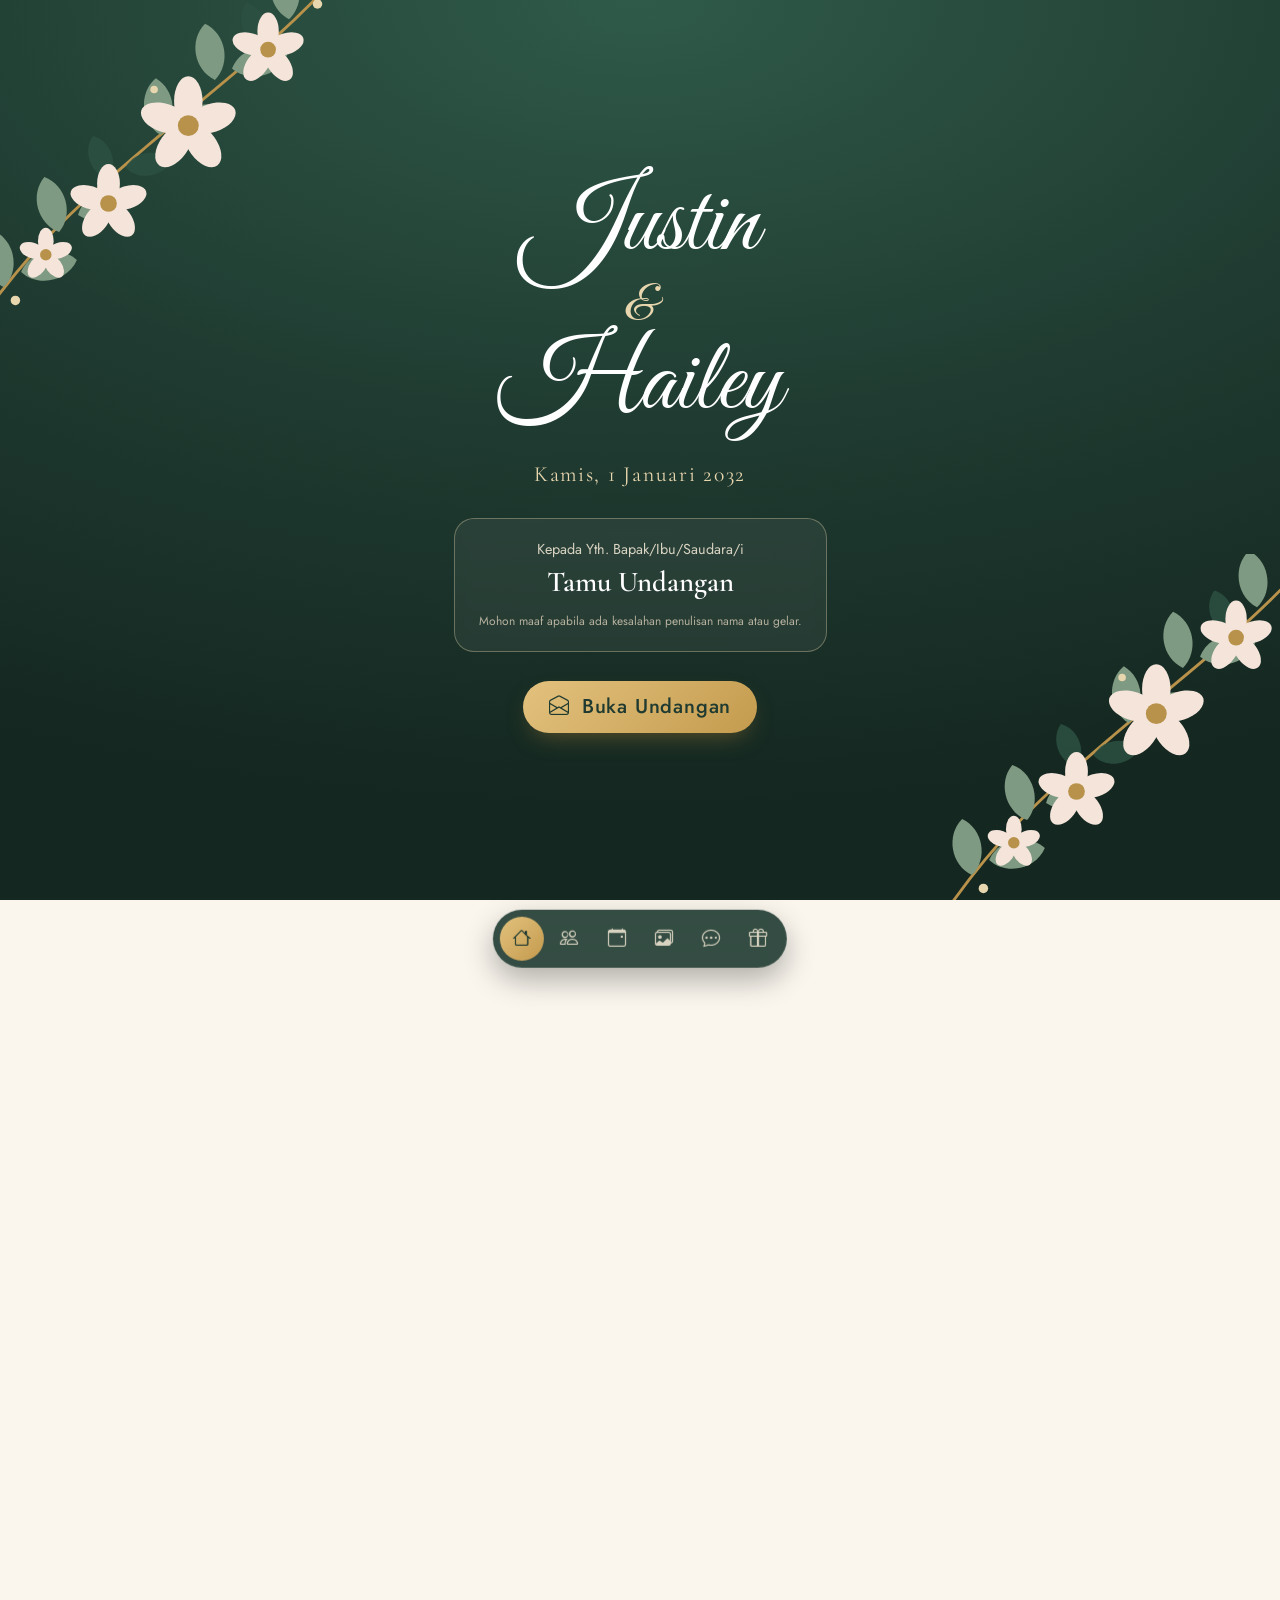
<file: index.html>
<!DOCTYPE html>
<html lang="id">
<head>
  <meta charset="utf-8">
  <meta name="viewport" content="width=device-width, initial-scale=1, viewport-fit=cover">
  <title>The Wedding of Justin &amp; Hailey</title>
  <meta name="description" content="Undangan pernikahan digital Justin &amp; Hailey — Kamis, 1 Januari 2032, Surabaya.">
  <meta name="theme-color" content="#1f3a30">
  <meta property="og:type" content="website">
  <meta property="og:title" content="The Wedding of Justin &amp; Hailey">
  <meta property="og:description" content="Kami mengundang Anda di hari bahagia kami — Kamis, 1 Januari 2032.">
  <link rel="icon" href="assets/favicon.svg" type="image/svg+xml">

  <link rel="preconnect" href="https://fonts.googleapis.com">
  <link rel="preconnect" href="https://fonts.gstatic.com" crossorigin>
  <link href="https://fonts.googleapis.com/css2?family=Cormorant+Garamond:ital,wght@0,500;0,600;1,400;1,500&family=Great+Vibes&family=Jost:wght@300;400;500;600&display=swap" rel="stylesheet">
  <link href="https://cdn.jsdelivr.net/npm/bootstrap@5.3.3/dist/css/bootstrap.min.css" rel="stylesheet">
  <link href="https://cdn.jsdelivr.net/npm/bootstrap-icons@1.11.3/font/bootstrap-icons.min.css" rel="stylesheet">
  <link href="css/style.css" rel="stylesheet">
</head>
<body class="locked">

  <div id="toastBox" class="toast-container position-fixed top-0 start-50 translate-middle-x p-3"></div>

  <section id="cover" class="cover" aria-label="Sampul undangan">
    <img class="cover-floral cover-floral--tl" src="assets/img/floral.svg" alt="" aria-hidden="true">
    <img class="cover-floral cover-floral--br" src="assets/img/floral.svg" alt="" aria-hidden="true">

    <div class="cover-inner">
      <h1 class="names-script">
        <span data-bind="groom.nickname">Justin</span>
        <span class="amp">&amp;</span>
        <span data-bind="bride.nickname">Hailey</span>
      </h1>
      <p class="cover-date" data-bind="dateLong">Kamis, 1 Januari 2032</p>

      <div class="guest-box">
        <p class="mb-1">Kepada Yth. Bapak/Ibu/Saudara/i</p>
        <h2 id="guestName">Tamu Undangan</h2>
        <small>Mohon maaf apabila ada kesalahan penulisan nama atau gelar.</small>
      </div>

      <button id="openBtn" type="button" class="btn btn-gold btn-lg">
        <i class="bi bi-envelope-open"></i> Buka Undangan
      </button>
    </div>
  </section>

  <nav class="dock" aria-label="Navigasi undangan">
    <a href="#hero" aria-label="Beranda"><i class="bi bi-house"></i></a>
    <a href="#couple" aria-label="Mempelai"><i class="bi bi-people"></i></a>
    <a href="#event" aria-label="Acara"><i class="bi bi-calendar-event"></i></a>
    <a href="#gallery" aria-label="Galeri"><i class="bi bi-images"></i></a>
    <a href="#rsvp" aria-label="RSVP dan ucapan"><i class="bi bi-chat-dots"></i></a>
    <a href="#gift" aria-label="Hadiah"><i class="bi bi-gift"></i></a>
  </nav>

  <main>
    <header id="hero" class="hero">
      <img class="hero-floral hero-floral--tl" src="assets/img/floral.svg" alt="" aria-hidden="true">
      <img class="hero-floral hero-floral--br" src="assets/img/floral.svg" alt="" aria-hidden="true">

      <div class="hero-arch reveal reveal-zoom">
        <h2 class="names-script">
          <span data-bind="groom.nickname">Justin</span>
          <span class="amp">&amp;</span>
          <span data-bind="bride.nickname">Hailey</span>
        </h2>
        <p class="hero-date" data-bind="dateLong">Kamis, 1 Januari 2032</p>
      </div>

      <a href="#salam" class="scroll-cue" aria-label="Gulir ke bawah"><i class="bi bi-chevron-down"></i></a>
    </header>

    <section id="salam" class="section section--paper">
      <div class="container narrow text-center">
        <header class="section-head reveal">
          <p class="script-sub">Bismillahirrahmanirrahim</p>
          <h2>Assalamu'alaikum Wr. Wb.</h2>
          <div class="ornament" aria-hidden="true"><span></span><i class="bi bi-heart-fill"></i><span></span></div>
        </header>
        <p class="lead-text reveal">
          Tanpa mengurangi rasa hormat, kami mengundang Bapak/Ibu/Saudara/i untuk menghadiri
          pernikahan kami. Merupakan kehormatan dan kebahagiaan bagi kami apabila berkenan
          hadir dan memberikan doa restu.
        </p>
        <blockquote class="quote reveal">
          <p>
            “Dan di antara tanda-tanda (kebesaran)-Nya ialah Dia menciptakan pasangan-pasangan
            untukmu dari jenismu sendiri, agar kamu cenderung dan merasa tenteram kepadanya, dan
            Dia menjadikan di antaramu rasa kasih dan sayang.”
          </p>
          <cite>QS. Ar-Rum : 21</cite>
        </blockquote>
      </div>
    </section>

    <section id="couple" class="section section--cream">
      <div class="container">
        <header class="section-head text-center reveal">
          <p class="script-sub">Dua Hati, Satu Tujuan</p>
          <h2>Mempelai</h2>
          <div class="ornament" aria-hidden="true"><span></span><i class="bi bi-heart-fill"></i><span></span></div>
        </header>

        <div class="row g-5 align-items-center justify-content-center">
          <div class="col-md-5 text-center reveal reveal-left">
            <div class="avatar-ring"><img data-bind-src="groom.avatar" src="assets/img/justin.jpeg" alt="Foto mempelai pria"></div>
            <h3 class="person-name" data-bind="groom.nickname">Justin</h3>
            <p class="person-full" data-bind="groom.fullName">Justin Arthur Maverick</p>
            <p class="person-parents" data-bind="groom.parents"></p>
          </div>

          <div class="col-md-2 text-center d-none d-md-block reveal reveal-zoom">
            <span class="couple-amp" aria-hidden="true">&amp;</span>
          </div>

          <div class="col-md-5 text-center reveal reveal-right">
            <div class="avatar-ring"><img data-bind-src="bride.avatar" src="assets/img/hailey.jpeg" alt="Foto mempelai wanita"></div>
            <h3 class="person-name" data-bind="bride.nickname">Hailey</h3>
            <p class="person-full" data-bind="bride.fullName">Hailey Shopia Victoria</p>
            <p class="person-parents" data-bind="bride.parents"></p>
          </div>
        </div>
      </div>
    </section>

    <section id="countdown" class="section section--dark">
      <div class="container text-center">
        <header class="section-head reveal">
          <p class="script-sub">Menuju Hari Bahagia</p>
          <h2>Hitung Mundur</h2>
        </header>
        <div class="countdown reveal" role="timer" aria-live="off">
          <div class="count-box"><span id="cd-days">00</span><small>Hari</small></div>
          <div class="count-box"><span id="cd-hours">00</span><small>Jam</small></div>
          <div class="count-box"><span id="cd-minutes">00</span><small>Menit</small></div>
          <div class="count-box"><span id="cd-seconds">00</span><small>Detik</small></div>
        </div>
        <p id="countdownDone" class="countdown-done" hidden>Hari bahagia telah tiba — terima kasih atas doa Anda!</p>
      </div>
    </section>

    <section id="story" class="section section--cream">
      <div class="container narrow">
        <header class="section-head text-center reveal">
          <p class="script-sub">Perjalanan Kami</p>
          <h2>Kisah Cinta</h2>
          <div class="ornament" aria-hidden="true"><span></span><i class="bi bi-heart-fill"></i><span></span></div>
        </header>
        <ol id="storyList" class="timeline"></ol>
      </div>
    </section>

    <section id="event" class="section section--paper">
      <div class="container">
        <header class="section-head text-center reveal">
          <p class="script-sub">Save the Date</p>
          <h2>Rangkaian Acara</h2>
          <div class="ornament" aria-hidden="true"><span></span><i class="bi bi-heart-fill"></i><span></span></div>
        </header>

        <div id="eventList" class="row g-4 justify-content-center"></div>

        <div class="map-wrap reveal">
          <iframe id="mapFrame" title="Peta lokasi acara" loading="lazy"
                  referrerpolicy="no-referrer-when-downgrade" allowfullscreen></iframe>
        </div>
      </div>
    </section>

    <section id="gallery" class="section section--cream">
      <div class="container">
        <header class="section-head text-center reveal">
          <p class="script-sub">Potret Kebahagiaan</p>
          <h2>Galeri</h2>
          <div class="ornament" aria-hidden="true"><span></span><i class="bi bi-heart-fill"></i><span></span></div>
        </header>
        <div id="galleryGrid" class="gallery-grid"></div>
      </div>
    </section>

    <section id="rsvp" class="section section--sage">
      <div class="container narrow">
        <header class="section-head text-center reveal">
          <p class="script-sub">Konfirmasi &amp; Doa</p>
          <h2>RSVP &amp; Ucapan</h2>
          <div class="ornament" aria-hidden="true"><span></span><i class="bi bi-heart-fill"></i><span></span></div>
        </header>

        <form id="rsvpForm" class="rsvp-card reveal needs-validation" novalidate>
          <div class="mb-3">
            <label for="guestNameInput" class="form-label">Nama</label>
            <input id="guestNameInput" name="guestName" type="text" class="form-control"
                   maxlength="50" required autocomplete="name" placeholder="Nama lengkap Anda">
            <div class="invalid-feedback">Mohon isi nama Anda.</div>
          </div>

          <div class="mb-3">
            <span class="form-label d-block">Konfirmasi Kehadiran</span>
            <div class="attend-group">
              <input type="radio" class="btn-check" name="attendance" id="att-yes" value="hadir" checked>
              <label class="btn btn-attend" for="att-yes"><i class="bi bi-emoji-smile"></i> Hadir</label>
              <input type="radio" class="btn-check" name="attendance" id="att-no" value="tidak">
              <label class="btn btn-attend" for="att-no"><i class="bi bi-emoji-frown"></i> Berhalangan Hadir</label>
              <input type="radio" class="btn-check" name="attendance" id="att-maybe" value="ragu">
              <label class="btn btn-attend" for="att-maybe"><i class="bi bi-emoji-neutral"></i> Belum Pasti</label>
            </div>
          </div>

          <div class="mb-3">
            <label for="guestsSelect" class="form-label">Jumlah Tamu</label>
            <select id="guestsSelect" name="guests" class="form-select">
              <option value="1">1 orang</option>
              <option value="2">2 orang</option>
              <option value="3">3 orang</option>
              <option value="4">4 orang</option>
              <option value="5">5 orang</option>
            </select>
          </div>

          <div class="mb-3">
            <label for="messageInput" class="form-label d-flex justify-content-between">
              <span>Ucapan &amp; Doa</span><small id="msgCount" class="text-muted">0/300</small>
            </label>
            <textarea id="messageInput" name="message" class="form-control" rows="4"
                      maxlength="300" required placeholder="Tulis ucapan dan doa untuk kedua mempelai…"></textarea>
            <div class="invalid-feedback">Mohon tulis ucapan Anda.</div>
          </div>

          <div class="d-grid gap-2 d-sm-flex">
            <button type="submit" class="btn btn-gold flex-fill"><i class="bi bi-send"></i> Kirim Ucapan</button>
            <button type="button" id="sendWa" class="btn btn-outline-gold flex-fill">
              <i class="bi bi-whatsapp"></i> Konfirmasi via WhatsApp
            </button>
          </div>
        </form>

        <div class="wishes reveal">
          <h3 class="wishes-title"><i class="bi bi-chat-quote"></i> Ucapan Tamu</h3>
          <p id="wishCount" class="wishes-count"></p>
          <div id="wishList" class="wish-list" aria-live="polite"></div>
        </div>
      </div>
    </section>

    <section id="gift" class="section section--cream">
      <div class="container narrow">
        <header class="section-head text-center reveal">
          <p class="script-sub">Tanda Kasih</p>
          <h2>Amplop Digital</h2>
          <div class="ornament" aria-hidden="true"><span></span><i class="bi bi-heart-fill"></i><span></span></div>
        </header>
        <p class="lead-text text-center reveal">
          Doa restu Anda adalah hadiah terbaik bagi kami. Namun jika berkenan memberikan tanda kasih,
          dapat disalurkan melalui rekening berikut.
        </p>

        <div id="giftList" class="row g-4 justify-content-center"></div>

        <div class="address-card reveal">
          <i class="bi bi-house-door-fill" aria-hidden="true"></i>
          <div>
            <h3>Kirim Kado</h3>
            <p class="mb-1"><strong id="giftReceiver"></strong></p>
            <p id="giftAddressText" class="mb-2"></p>
            <button id="copyAddress" type="button" class="btn btn-outline-gold btn-sm" data-copy="">
              <i class="bi bi-clipboard"></i> Salin Alamat
            </button>
          </div>
        </div>
      </div>
    </section>
  </main>

  <footer class="footer">
    <div class="container text-center">
      <p class="eyebrow">Terima Kasih</p>
      <p class="footer-text">
        Merupakan suatu kehormatan dan kebahagiaan bagi kami apabila Bapak/Ibu/Saudara/i berkenan
        hadir dan memberikan doa restu. Wassalamu'alaikum Wr. Wb.
      </p>
      <h2 class="names-script">
        <span data-bind="groom.nickname">Justin</span>
        <span class="amp">&amp;</span>
        <span data-bind="bride.nickname">Hailey</span>
      </h2>
      <p class="credit">
        Dibuat oleh <span data-bind="author"></span><br>
      <span data-bind="course"></span>
      </p>
    </div>
  </footer>

  <div class="modal fade" id="lightbox" tabindex="-1" aria-label="Galeri foto" aria-hidden="true">
    <div class="modal-dialog modal-dialog-centered modal-lg">
      <div class="modal-content lightbox-content">
        <button type="button" class="btn-close btn-close-white lightbox-close" data-bs-dismiss="modal" aria-label="Tutup"></button>
        <div id="lightboxCarousel" class="carousel slide" data-bs-touch="true" data-bs-interval="false">
          <div id="lightboxInner" class="carousel-inner"></div>
          <button class="carousel-control-prev" type="button" data-bs-target="#lightboxCarousel" data-bs-slide="prev">
            <span class="carousel-control-prev-icon" aria-hidden="true"></span>
            <span class="visually-hidden">Sebelumnya</span>
          </button>
          <button class="carousel-control-next" type="button" data-bs-target="#lightboxCarousel" data-bs-slide="next">
            <span class="carousel-control-next-icon" aria-hidden="true"></span>
            <span class="visually-hidden">Berikutnya</span>
          </button>
        </div>
      </div>
    </div>
  </div>

  <script src="https://cdn.jsdelivr.net/npm/bootstrap@5.3.3/dist/js/bootstrap.bundle.min.js"></script>
  <script src="js/config.js"></script>
  <script src="js/main.js"></script>
</body>
</html>
</file>
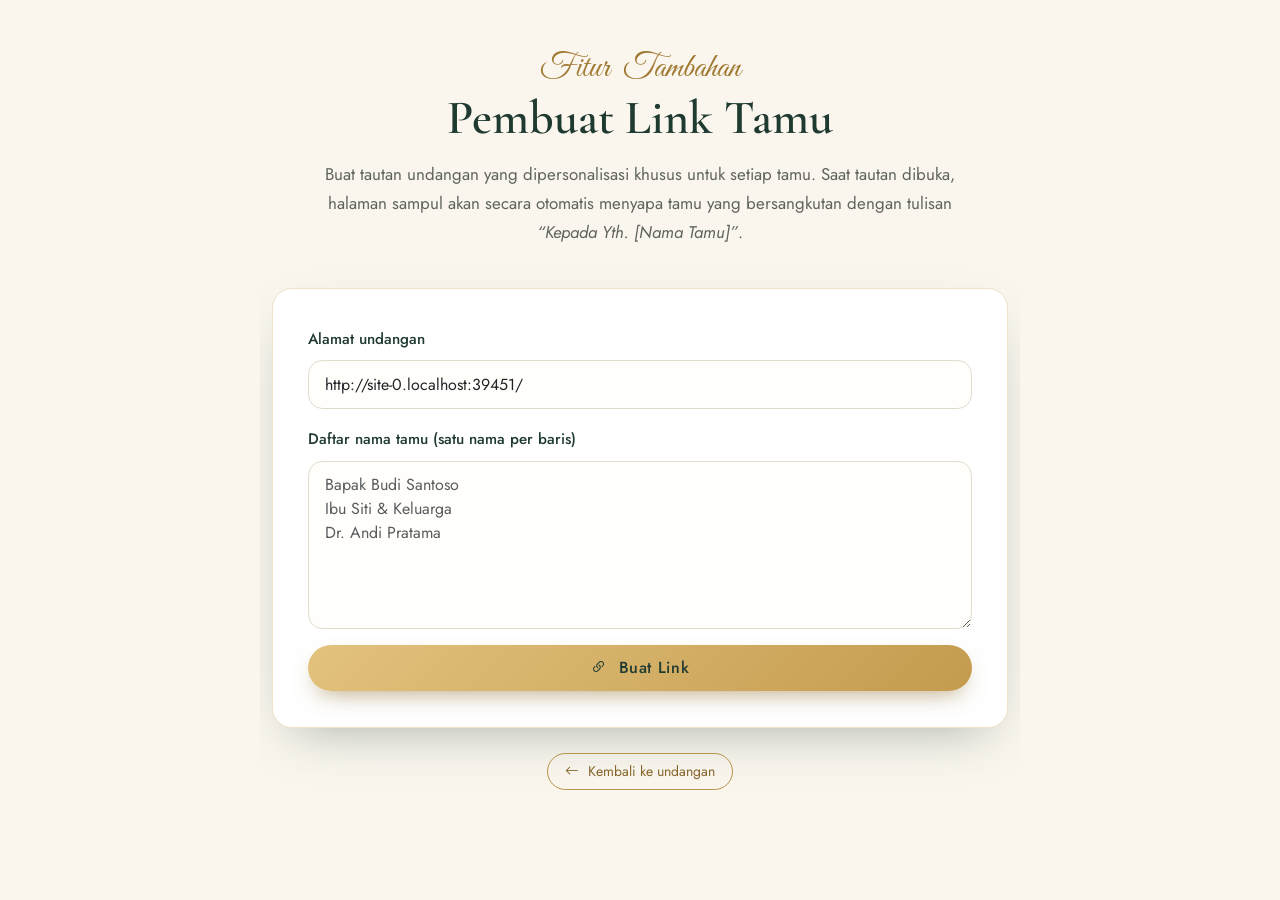
<file: generator.html>
<!DOCTYPE html>
<html lang="id">
<head>
  <meta charset="utf-8">
  <meta name="viewport" content="width=device-width, initial-scale=1">
  <title>Pembuat Link Tamu — Undangan Digital</title>
  <meta name="robots" content="noindex">
  <meta name="theme-color" content="#1f3a30">
  <link rel="icon" href="assets/favicon.svg" type="image/svg+xml">
  <link href="https://fonts.googleapis.com/css2?family=Cormorant+Garamond:wght@500;600&family=Great+Vibes&family=Jost:wght@300;400;500;600&display=swap" rel="stylesheet">
  <link href="https://cdn.jsdelivr.net/npm/bootstrap@5.3.3/dist/css/bootstrap.min.css" rel="stylesheet">
  <link href="https://cdn.jsdelivr.net/npm/bootstrap-icons@1.11.3/font/bootstrap-icons.min.css" rel="stylesheet">
  <link href="css/style.css" rel="stylesheet">
</head>
<body class="generator-page">
  <main class="container narrow py-5">
    <header class="section-head text-center">
      <p class="script-sub">Fitur Tambahan</p>
      <h1 class="gen-title">Pembuat Link Tamu</h1>
      <p class="lead-text">
        Buat tautan undangan yang dipersonalisasi khusus untuk setiap tamu. Saat tautan dibuka, halaman sampul akan secara otomatis menyapa tamu yang bersangkutan dengan tulisan <em>“Kepada Yth. [Nama Tamu]”</em>.
      </p>
    </header>

    <div class="rsvp-card">
      <div class="mb-3">
        <label for="baseUrl" class="form-label">Alamat undangan</label>
        <input id="baseUrl" type="url" class="form-control" placeholder="https://undangan-anda.vercel.app/">
      </div>
      <div class="mb-3">
        <label for="names" class="form-label">Daftar nama tamu (satu nama per baris)</label>
        <textarea id="names" class="form-control" rows="6"
                  placeholder="Bapak Budi Santoso&#10;Ibu Siti &amp; Keluarga&#10;Dr. Andi Pratama"></textarea>
      </div>
      <div id="genAlert" class="alert alert-danger py-2" role="alert" hidden></div>
      <button id="genBtn" type="button" class="btn btn-gold w-100"><i class="bi bi-link-45deg"></i> Buat Link</button>
    </div>

    <div id="result" class="gen-result"></div>

    <p class="text-center mt-4"><a href="./" class="btn btn-outline-gold btn-sm"><i class="bi bi-arrow-left"></i> Kembali ke undangan</a></p>
  </main>

  <script src="js/generator.js"></script>
</body>
</html>
</file>
<file: css/style.css>
@charset "UTF-8";
:root {
  --cream: #faf6ee;
  --paper: #fffdf8;
  --deep: #1f3a30;
  --deep-2: #2c5142;
  --sage: #7f9a82;
  --sage-soft: #e3eadf;
  --gold: #b8924a;
  --gold-dark: #86652a;
  --gold-text: #a07a33;
  --gold-soft: #e8d6ae;
  --champagne-1: #e3c27e;
  --champagne-2: #c49b4e;
  --ink: #2a2a28;
  --muted: #5f645d;
  --radius: 1.25rem;
  --shadow: 0 20px 50px -22px rgba(31, 58, 48, 0.4);
  --font-script: 'Great Vibes', cursive;
  --font-serif: 'Cormorant Garamond', Georgia, serif;
  --font-sans: 'Jost', system-ui, -apple-system, 'Segoe UI', sans-serif;
}

*, *::before, *::after { box-sizing: border-box; }

html { scroll-behavior: smooth; -webkit-text-size-adjust: 100%; }
html:has(body.locked) { overflow: hidden; }

body {
  margin: 0;
  font-family: var(--font-sans);
  background: var(--cream);
  color: var(--ink);
  line-height: 1.7;
  overflow-x: hidden;
}
body.locked { overflow: hidden; height: 100vh; }

img { max-width: 100%; }
a { color: var(--gold-dark); }

main, .footer { overflow-x: clip; }

.container.narrow { max-width: 760px; }

.eyebrow {
  font-size: 0.78rem;
  letter-spacing: 0.38em;
  text-transform: uppercase;
  color: var(--gold-soft);
  margin-bottom: 0.5rem;
}

.names-script {
  font-family: var(--font-script);
  font-weight: 400;
  font-size: clamp(3.4rem, 14vw, 6.4rem);
  line-height: 1.05;
  color: #fff;
  margin: 0.4rem 0 1rem;
}
.names-script .amp {
  display: block;
  font-size: 0.5em;
  line-height: 1;
  color: var(--gold-soft);
}

.btn { font-family: var(--font-sans); transition: transform 0.25s, box-shadow 0.25s, background 0.25s; }

.btn-gold {
  --bs-btn-color: var(--deep);
  --bs-btn-hover-color: var(--deep);
  --bs-btn-active-color: var(--deep);
  --bs-btn-bg: transparent;
  --bs-btn-hover-bg: transparent;
  --bs-btn-active-bg: transparent;
  --bs-btn-border-color: transparent;
  --bs-btn-hover-border-color: transparent;
  --bs-btn-active-border-color: transparent;
  background: linear-gradient(135deg, var(--champagne-1), var(--champagne-2));
  color: var(--deep);
  border: 0;
  border-radius: 999px;
  padding: 0.7rem 1.6rem;
  letter-spacing: 0.04em;
  font-weight: 500;
  box-shadow: 0 10px 24px -10px rgba(143, 109, 46, 0.7);
}
.btn-gold:hover, .btn-gold:focus-visible {
  color: var(--deep);
  transform: translateY(-2px);
  box-shadow: 0 14px 28px -10px rgba(143, 109, 46, 0.85);
}
.btn-gold.btn-sm { padding: 0.45rem 1.1rem; }

.btn-outline-gold {
  --bs-btn-color: var(--gold-dark);
  --bs-btn-hover-color: var(--deep);
  --bs-btn-active-color: var(--deep);
  --bs-btn-bg: transparent;
  --bs-btn-hover-bg: transparent;
  --bs-btn-active-bg: transparent;
  --bs-btn-border-color: var(--gold);
  --bs-btn-hover-border-color: transparent;
  --bs-btn-active-border-color: transparent;
  border: 1px solid var(--gold);
  color: var(--gold-dark);
  background: transparent;
  border-radius: 999px;
  padding: 0.7rem 1.4rem;
}
.btn-outline-gold:hover, .btn-outline-gold:focus-visible {
  background: linear-gradient(135deg, var(--champagne-1), var(--champagne-2));
  border-color: transparent;
  color: var(--deep);
  transform: translateY(-2px);
}
.btn-outline-gold.btn-sm { padding: 0.42rem 1.05rem; }

.btn i { margin-right: 0.35rem; }

:focus-visible { outline: 3px solid var(--gold-dark); outline-offset: 2px; }
.cover :focus-visible, .section--dark :focus-visible, .footer :focus-visible,
.dock :focus-visible { outline-color: var(--champagne-1); }

.reveal {
  opacity: 0;
  transform: translateY(26px);
  transition: opacity 0.9s ease, transform 0.9s cubic-bezier(0.2, 0.7, 0.2, 1);
  transition-delay: var(--d, 0s);
}
.reveal-left  { transform: translateX(-34px); }
.reveal-right { transform: translateX(34px); }
.reveal-zoom  { transform: scale(0.92); }
.reveal.in-view { opacity: 1; transform: none; }

@media (prefers-reduced-motion: reduce) {
  html { scroll-behavior: auto; }
  *, *::before, *::after {
    animation-duration: 0.01ms !important;
    animation-iteration-count: 1 !important;
    transition-duration: 0.01ms !important;
  }
  .reveal { opacity: 1; transform: none; }
}

.cover {
  position: fixed;
  inset: 0;
  z-index: 2000;
  display: flex;
  align-items: center;
  justify-content: center;
  padding: 1.5rem;
  text-align: center;
  color: #f6f1e6;
  overflow: hidden;
  background: radial-gradient(120% 90% at 50% 0%, #2f5a49 0%, var(--deep) 55%, #142720 100%);
  transition: transform 1.1s cubic-bezier(0.77, 0, 0.18, 1), opacity 1.1s ease;
}
.cover.is-open { transform: translateY(-100%); opacity: 0.4; pointer-events: none; }

.cover-floral {
  position: absolute;
  width: min(62vw, 380px);
  pointer-events: none;
  animation: sway 9s ease-in-out infinite;
}
.cover-floral--tl { top: -34px; left: -34px; }
.cover-floral--br { bottom: -34px; right: -34px; --r: 180deg; animation-delay: -4s; }

@keyframes sway {
  0%, 100% { transform: rotate(var(--r, 0deg)) translate(0, 0); }
  50%      { transform: rotate(calc(var(--r, 0deg) + 2deg)) translate(4px, 7px); }
}

.cover-inner { position: relative; z-index: 1; max-width: 520px; }
.cover-date { font-family: var(--font-serif); font-size: 1.35rem; letter-spacing: 0.08em; color: var(--gold-soft); }

.guest-box {
  margin: 1.6rem auto 1.8rem;
  padding: 1.1rem 1.5rem;
  border: 1px solid rgba(232, 214, 174, 0.35);
  border-radius: var(--radius);
  background: rgba(255, 255, 255, 0.06);
  -webkit-backdrop-filter: blur(6px);
  backdrop-filter: blur(6px);
}
.guest-box p { font-size: 0.9rem; color: #d9d3c2; }
.guest-box h2 {
  font-family: var(--font-serif);
  font-weight: 600;
  font-size: 1.8rem;
  color: #fff;
  margin: 0.2rem 0 0.4rem;
  overflow-wrap: anywhere;
}
.guest-box small { color: #b7b19f; font-size: 0.75rem; }

.hero {
  position: relative;
  isolation: isolate;
  min-height: 100svh;
  display: flex;
  align-items: center;
  justify-content: center;
  text-align: center;
  color: #fff;
  padding: 5rem 1.5rem 6rem;
  overflow: hidden;
}
.hero::before {
  content: '';
  position: absolute;
  inset: 0;
  z-index: -1;
  background:
    radial-gradient(90% 70% at 50% 100%, rgba(184, 146, 74, 0.28), transparent 62%),
    linear-gradient(180deg, #162b23 0%, var(--deep) 45%, #264a3c 100%);
}
.hero::after {
  content: '';
  position: absolute;
  inset: 0;
  z-index: -1;
  opacity: 0.07;
  background-image: radial-gradient(#fff 1px, transparent 1px);
  background-size: 26px 26px;
}
.hero:focus { outline: none; }

.hero-floral { position: absolute; z-index: -1; width: min(52vw, 340px); pointer-events: none; animation: sway 10s ease-in-out infinite; }
.hero-floral--tl { top: -30px; left: -30px; }
.hero-floral--br { bottom: -30px; right: -30px; --r: 180deg; animation-delay: -5s; }

.hero-arch {
  width: min(88vw, 440px);
  padding: 3.6rem 1.5rem 2.8rem;
  border: 2px solid var(--gold-soft);
  border-radius: 999px 999px 28px 28px;
  outline: 1px solid rgba(232, 214, 174, 0.4);
  outline-offset: 10px;
  background: rgba(255, 255, 255, 0.04);
  -webkit-backdrop-filter: blur(3px);
  backdrop-filter: blur(3px);
}
.hero-arch .names-script { margin-top: 0.9rem; }
.hero-arch .names-script span:first-child {
  display: inline-block;
  transform: translateY(-0.8rem);
}
.hero-date { font-family: var(--font-serif); font-size: clamp(1.15rem, 5.9vw, 1.5rem); letter-spacing: 0.06em; margin-bottom: 0.2rem; }

.scroll-cue {
  position: absolute;
  bottom: 5.2rem;
  left: 50%;
  transform: translateX(-50%);
  color: var(--gold-soft);
  font-size: 1.6rem;
  animation: bounce 1.8s ease-in-out infinite;
}
@keyframes bounce {
  0%, 100% { transform: translate(-50%, 0); }
  50%      { transform: translate(-50%, 9px); }
}
@media (max-height: 720px) { .scroll-cue { display: none; } }

.section { padding: clamp(4rem, 9vw, 7rem) 0; position: relative; }
.section--paper { background: var(--paper); }
.section--cream { background: var(--cream); }
.section--sage  { background: linear-gradient(180deg, var(--sage-soft), #edf2ea); }
.section--dark  {
  background: radial-gradient(100% 120% at 50% 0%, var(--deep-2), var(--deep));
  color: #f3efe6;
}

.section-head { margin-bottom: 2.6rem; }
.script-sub { font-family: var(--font-script); font-size: 2.1rem; line-height: 1.2; color: var(--gold-text); word-spacing: 0.2em; margin: 0; }
.section-head h2, .gen-title {
  font-family: var(--font-serif);
  font-weight: 600;
  font-size: clamp(2rem, 5.5vw, 3rem);
  color: var(--deep);
  margin: 0.1rem 0 0.8rem;
}
.section--dark .section-head h2 { color: #fff; }
.section--dark .script-sub { color: var(--gold-soft); }

.ornament { display: flex; align-items: center; justify-content: center; gap: 0.8rem; color: var(--gold); }
.ornament span { width: 70px; height: 1px; background: linear-gradient(90deg, transparent, var(--gold)); }
.ornament span:last-child { background: linear-gradient(270deg, transparent, var(--gold)); }
.ornament i { font-size: 0.9rem; }

.lead-text { font-size: 1.06rem; color: var(--muted); max-width: 640px; margin: 0 auto 2rem; }

.quote {
  position: relative;
  margin: 2.4rem auto 0;
  max-width: 640px;
  padding: 2rem 1.6rem 1.5rem;
  border-radius: var(--radius);
  background: var(--cream);
  border: 1px solid #eee3cb;
  box-shadow: var(--shadow);
}
.quote::before {
  content: '“';
  position: absolute;
  top: -0.2rem;
  left: 50%;
  transform: translateX(-50%);
  font-family: var(--font-serif);
  font-size: 5rem;
  line-height: 1;
  color: var(--gold-soft);
}
.quote p { font-family: var(--font-serif); font-style: italic; font-size: 1.28rem; color: var(--deep); margin-bottom: 0.8rem; }
.quote cite { font-style: normal; color: var(--gold-dark); letter-spacing: 0.1em; font-size: 0.9rem; }

.avatar-ring {
  width: min(62vw, 230px);
  aspect-ratio: 1;
  margin: 0 auto 1.3rem;
  padding: 8px;
  border-radius: 50%;
  border: 2px solid var(--gold);
  box-shadow: 0 0 0 8px rgba(232, 214, 174, 0.35), var(--shadow);
}
.avatar-ring img { width: 100%; height: 100%; border-radius: 50%; object-fit: cover; display: block; }

.person-name { font-family: var(--font-script); font-weight: 400; font-size: 3.2rem; color: var(--deep); word-spacing: 0.2em; margin: 0; line-height: 1.2; }
.person-full { font-family: var(--font-serif); font-size: 1.4rem; font-weight: 600; color: var(--gold-dark); margin: 0.1rem 0 0.6rem; }
.person-parents { color: var(--muted); max-width: 320px; margin: 0 auto 0.9rem; font-size: 0.97rem; }
.couple-amp { font-family: var(--font-script); font-size: 5.5rem; color: var(--gold); line-height: 1; }

.countdown { display: flex; justify-content: center; gap: clamp(0.5rem, 3vw, 1.2rem); }
.count-box {
  width: min(21vw, 112px);
  aspect-ratio: 1;
  display: grid;
  place-content: center;
  gap: 0.1rem;
  border-radius: 1rem;
  border: 1px solid rgba(232, 214, 174, 0.35);
  background: rgba(255, 255, 255, 0.06);
  -webkit-backdrop-filter: blur(4px);
  backdrop-filter: blur(4px);
}
.count-box span { font-family: var(--font-serif); font-weight: 600; font-size: clamp(1.7rem, 7vw, 2.8rem); line-height: 1; color: #fff; font-variant-numeric: tabular-nums; }
.count-box small { text-transform: uppercase; letter-spacing: 0.18em; font-size: 0.66rem; color: var(--gold-soft); }
.countdown-done { margin-top: 1.5rem; font-family: var(--font-serif); font-size: 1.4rem; color: var(--gold-soft); }

.timeline { position: relative; margin: 0; padding: 0; list-style: none; }
.timeline::before {
  content: '';
  position: absolute;
  left: 19px;
  top: 6px;
  bottom: 6px;
  width: 2px;
  background: linear-gradient(var(--gold-soft), var(--gold), var(--gold-soft));
}
.timeline-item { position: relative; padding: 0 0 2rem 3.4rem; }
.t-dot {
  position: absolute;
  left: 0;
  top: 0.3rem;
  width: 40px;
  height: 40px;
  display: grid;
  place-items: center;
  border-radius: 50%;
  background: var(--gold);
  color: #fff;
  font-size: 0.9rem;
  box-shadow: 0 0 0 6px var(--cream);
}
.t-card {
  background: #fff;
  border: 1px solid #eee3cb;
  border-radius: var(--radius);
  padding: 1.1rem 1.3rem;
  box-shadow: var(--shadow);
}
.t-year { display: inline-block; font-size: 0.8rem; letter-spacing: 0.2em; color: var(--gold-dark); font-weight: 600; }
.t-card h3 { font-family: var(--font-serif); font-weight: 600; font-size: 1.45rem; color: var(--deep); margin: 0.1rem 0 0.35rem; }
.t-card p { margin: 0; color: var(--muted); font-size: 0.97rem; }

@media (min-width: 768px) {
  .timeline::before { left: 50%; transform: translateX(-50%); }
  .timeline-item { width: 50%; padding: 0 3rem 2.5rem 0; text-align: right; }
  .timeline-item:nth-child(even) { margin-left: 50%; padding: 0 0 2.5rem 3rem; text-align: left; }
  .t-dot { left: auto; right: -20px; }
  .timeline-item:nth-child(even) .t-dot { right: auto; left: -20px; }
}

.event-card {
  position: relative;
  display: flex;
  flex-direction: column;
  text-align: center;
  padding: 2.8rem 1.6rem 1.8rem;
  border-radius: var(--radius);
  background: #fff;
  border: 1px solid #eee3cb;
  border-top: 4px solid var(--gold);
  box-shadow: var(--shadow);
}
.event-icon {
  position: absolute;
  top: -28px;
  left: 50%;
  transform: translateX(-50%);
  width: 56px;
  height: 56px;
  display: grid;
  place-items: center;
  border-radius: 50%;
  background: var(--deep);
  color: var(--gold-soft);
  font-size: 1.4rem;
  box-shadow: 0 0 0 6px var(--paper);
}
.event-title { font-family: var(--font-script); font-weight: 400; font-size: 2.6rem; color: var(--deep); word-spacing: 0.2em; margin: 0 0 0.8rem; }
.event-meta { width: 100%; max-width: 340px; margin: 0 auto 1rem; text-align: left; }
.event-meta li { display: flex; gap: 0.8rem; margin-bottom: 0.6rem; color: var(--ink); }
.event-meta i { color: var(--gold); font-size: 1.1rem; margin-top: 0.12rem; }
.event-note { font-size: 0.9rem; color: var(--muted); font-style: italic; margin-bottom: 1.2rem; }
.event-card > .d-flex { margin-top: auto; }

.map-wrap {
  width: 100%;
  margin-top: 2.6rem;
  border-radius: var(--radius);
  overflow: hidden;
  border: 6px solid #fff;
  box-shadow: var(--shadow);
  aspect-ratio: 4 / 3;
  background: var(--sage-soft);
}
@media (min-width: 768px) {
  .map-wrap { aspect-ratio: 16 / 7; }
}
.map-wrap iframe { width: 100%; height: 100%; border: 0; display: block; }

.gallery-grid {
  display: grid;
  grid-template-columns: repeat(2, 1fr);
  gap: 0.75rem;
}
.gallery-item {
  position: relative;
  aspect-ratio: 3 / 4;
  padding: 0;
  border: 0;
  border-radius: 1rem;
  overflow: hidden;
  cursor: zoom-in;
  background: var(--sage-soft);
  box-shadow: var(--shadow);
}
.gallery-item img { width: 100%; height: 100%; object-fit: cover; display: block; transition: transform 0.7s ease; }
.gallery-item:hover img, .gallery-item:focus-visible img { transform: scale(1.07); }
.gallery-cap {
  position: absolute;
  inset: auto 0 0 0;
  padding: 1.6rem 0.8rem 0.6rem;
  color: #fff;
  font-size: 0.82rem;
  text-align: left;
  background: linear-gradient(transparent, rgba(20, 39, 32, 0.85));
  transform: translateY(100%);
  transition: transform 0.4s ease;
}
.gallery-item:hover .gallery-cap, .gallery-item:focus-visible .gallery-cap { transform: none; }

@media (hover: none) { .gallery-cap { transform: none; } }

@media (min-width: 768px) {
  .gallery-grid { grid-template-columns: repeat(3, 1fr); gap: 1rem; }
}

.rsvp-card {
  padding: clamp(1.4rem, 4vw, 2.2rem);
  border-radius: var(--radius);
  background: #fff;
  border: 1px solid #eee3cb;
  box-shadow: var(--shadow);
}
.form-label { font-weight: 500; color: var(--deep); font-size: 0.95rem; }
.form-control, .form-select {
  border-radius: 0.9rem;
  border-color: #e2dccd;
  padding: 0.7rem 1rem;
  background-color: #fffefb;
}
.form-control:focus, .form-select:focus {
  border-color: var(--gold);
  box-shadow: 0 0 0 0.2rem rgba(184, 146, 74, 0.2);
}
.attend-group { display: grid; grid-template-columns: repeat(3, 1fr); gap: 0.5rem; }
.btn-attend {
  display: flex;
  flex-direction: column;
  align-items: center;
  justify-content: center;
  gap: 0.15rem;
  border: 1px solid #e2dccd;
  border-radius: 999px;
  background: #fff;
  color: var(--muted);
  padding: 0.55rem 0.4rem;
  font-size: 0.9rem;
  line-height: 1.25;
  white-space: nowrap;
}
.btn-attend i { margin: 0; font-size: 1.25rem; }
@media (min-width: 576px) {
  .attend-group { display: flex; flex-wrap: wrap; }
  .btn-attend { flex-direction: row; gap: 0; padding: 0.5rem 1.05rem; font-size: 1rem; line-height: 1.5; }
  .btn-attend i { margin-right: 0.35rem; font-size: 1rem; }
}
.btn-attend:hover { border-color: var(--gold); color: var(--deep); }
.btn-check:checked + .btn-attend { background: var(--deep); border-color: var(--deep); color: #fff; }
.btn-check:focus-visible + .btn-attend { outline: 3px solid rgba(184, 146, 74, 0.55); outline-offset: 2px; }

.wishes { margin-top: 2.6rem; }
.wishes-title { font-family: var(--font-serif); font-weight: 600; font-size: 1.7rem; color: var(--deep); margin: 0; }
.wishes-title i { color: var(--gold); margin-right: 0.4rem; }
.wishes-count { color: var(--muted); font-size: 0.9rem; margin-bottom: 1rem; }

.wish-list { max-height: 440px; overflow-y: auto; padding-right: 0.3rem; scrollbar-width: thin; scrollbar-color: var(--gold) transparent; }
.wish {
  display: flex;
  gap: 0.85rem;
  padding: 1rem;
  margin-bottom: 0.75rem;
  border-radius: 1rem;
  background: #fff;
  border: 1px solid #eee6d6;
  animation: pop 0.5s ease both;
}
@keyframes pop { from { opacity: 0; transform: translateY(10px) scale(0.98); } to { opacity: 1; transform: none; } }
.wish-avatar {
  flex: none;
  width: 42px;
  height: 42px;
  display: grid;
  place-items: center;
  border-radius: 50%;
  color: #fff;
  font-weight: 600;
  background: var(--c, var(--sage));
}
.wish-body { min-width: 0; }
.wish-head { display: flex; flex-wrap: wrap; align-items: center; gap: 0.5rem; }
.wish-head strong { color: var(--deep); overflow-wrap: anywhere; }
.wish-head .badge { font-weight: 500; font-size: 0.68rem; }
.wish-msg { margin: 0.25rem 0; color: var(--ink); font-size: 0.96rem; overflow-wrap: anywhere; white-space: pre-line; }
.wish-time { color: var(--muted); }

.bank-card {
  position: relative;
  overflow: hidden;
  padding: 1.5rem;
  border-radius: var(--radius);
  color: #fff;
  background: linear-gradient(135deg, var(--deep-2), var(--deep));
  box-shadow: var(--shadow);
}
.bank-card::after {
  content: '';
  position: absolute;
  top: -40%;
  right: -25%;
  width: 70%;
  aspect-ratio: 1;
  border-radius: 50%;
  background: radial-gradient(rgba(232, 214, 174, 0.28), transparent 70%);
}
.bank-top { display: flex; justify-content: space-between; align-items: center; font-size: 1.05rem; letter-spacing: 0.06em; color: var(--gold-soft); }
.bank-chip { width: 44px; height: 32px; margin: 1.1rem 0 0.8rem; border-radius: 7px; background: linear-gradient(135deg, #f1dba4, #a9803a); }
.bank-number { font-family: ui-monospace, 'SFMono-Regular', Menlo, Consolas, monospace; font-size: 1.45rem; letter-spacing: 0.1em; margin: 0; }
.bank-owner { color: #d6d0bf; margin: 0.2rem 0 1rem; }

.address-card {
  display: flex;
  gap: 1.1rem;
  align-items: flex-start;
  margin-top: 2rem;
  padding: 1.5rem;
  border-radius: var(--radius);
  background: #fff;
  border: 1px dashed var(--gold);
  box-shadow: var(--shadow);
}
.address-card > i { font-size: 2rem; color: var(--gold); line-height: 1; }
.address-card h3 { font-family: var(--font-serif); font-weight: 600; font-size: 1.5rem; color: var(--deep); }

.footer {
  padding: 4.5rem 0 calc(9rem + env(safe-area-inset-bottom));
  color: #e9e3d2;
  background: radial-gradient(100% 120% at 50% 0%, var(--deep-2), #142720);
}
.footer-text { max-width: 560px; margin: 0 auto 1.4rem; padding: 0 0.5rem; color: #cfc9b8; }
.footer .names-script { font-size: clamp(3.2rem, 12vw, 5rem); }
.credit { font-size: 0.82rem; color: #9fa89d; margin: 0; }

.dock {
  position: fixed;
  left: 50%;
  bottom: calc(14px + env(safe-area-inset-bottom));
  z-index: 1500;
  display: flex;
  gap: 0.2rem;
  padding: 0.45rem;
  border-radius: 999px;
  background: rgba(31, 58, 48, 0.9);
  -webkit-backdrop-filter: blur(12px);
  backdrop-filter: blur(12px);
  box-shadow: 0 12px 30px rgba(0, 0, 0, 0.3);
  transform: translate(-50%, 140%);
  transition: transform 0.9s 0.5s cubic-bezier(0.2, 0.8, 0.2, 1);
}
body.opened .dock { transform: translate(-50%, 0); }
.dock a {
  width: 44px;
  height: 44px;
  display: grid;
  place-items: center;
  border-radius: 50%;
  color: #d8d2c0;
  font-size: 1.15rem;
  text-decoration: none;
  transition: background 0.25s, color 0.25s, transform 0.25s;
}
.dock a:hover { color: #fff; transform: translateY(-2px); }
.dock a.active { background: linear-gradient(135deg, var(--champagne-1), var(--champagne-2)); color: var(--deep); }

.toast-container { z-index: 3000; }

.lightbox-content { background: transparent; border: 0; }
.lightbox-close { position: absolute; top: 0.4rem; right: 0.4rem; z-index: 5; background-color: rgba(0, 0, 0, 0.35); border-radius: 50%; padding: 0.7rem; }
.lightbox-content .carousel-item img { width: 100%; max-height: 78vh; object-fit: contain; border-radius: 1rem; }
.lightbox-cap { text-align: center; color: #fff; margin: 0.8rem 0 0; font-family: var(--font-serif); font-size: 1.2rem; }
.modal-backdrop.show { opacity: 0.85; }

.generator-page { background: var(--cream); }
.gen-result { margin-top: 1.6rem; }
.gen-row {
  display: grid;
  gap: 0.5rem;
  padding: 1rem;
  margin-bottom: 0.75rem;
  border-radius: 1rem;
  background: #fff;
  border: 1px solid #eee6d6;
}
.gen-row strong { color: var(--deep); }
.gen-actions { display: flex; flex-wrap: wrap; gap: 0.5rem; }

@media (max-width: 575.98px) {
  .scroll-cue { bottom: 6rem; }
  .hero-arch { padding-top: 3.2rem; }
  .dock a { width: 40px; height: 40px; }
}
</file>
